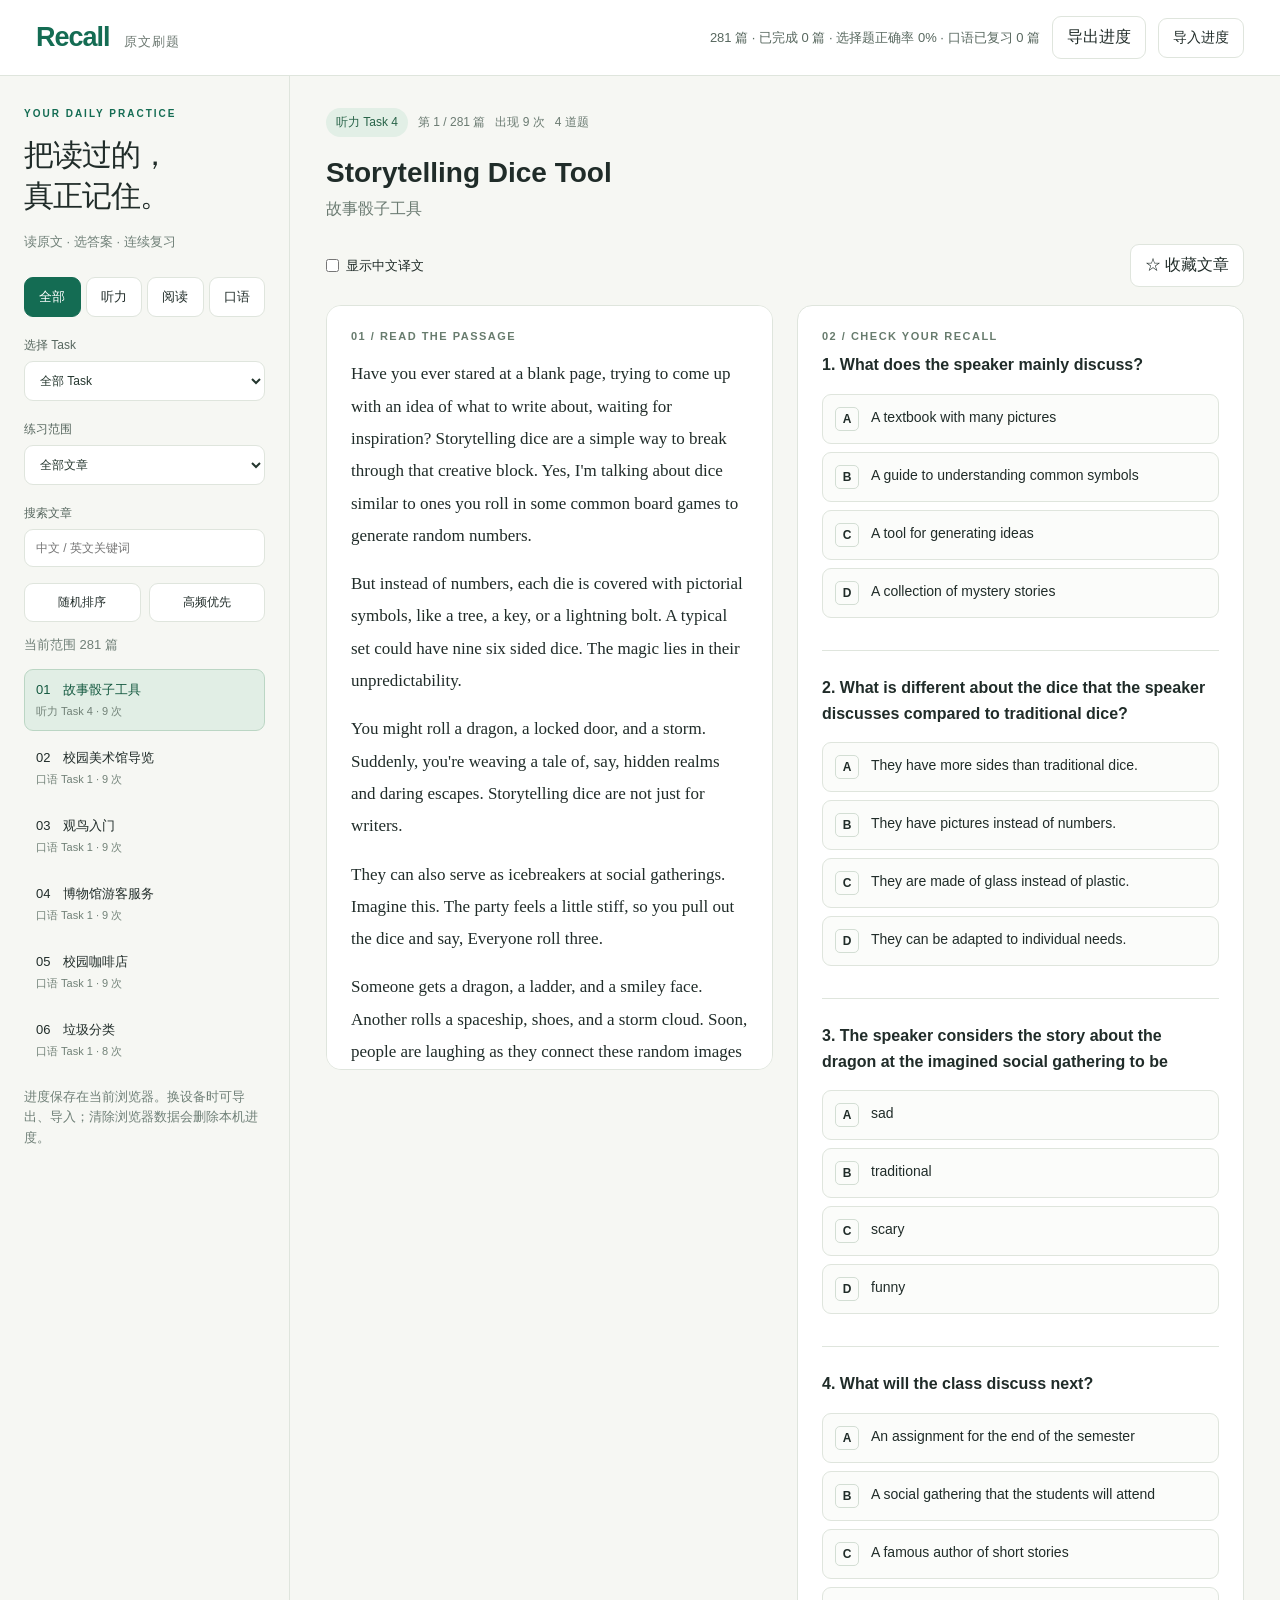
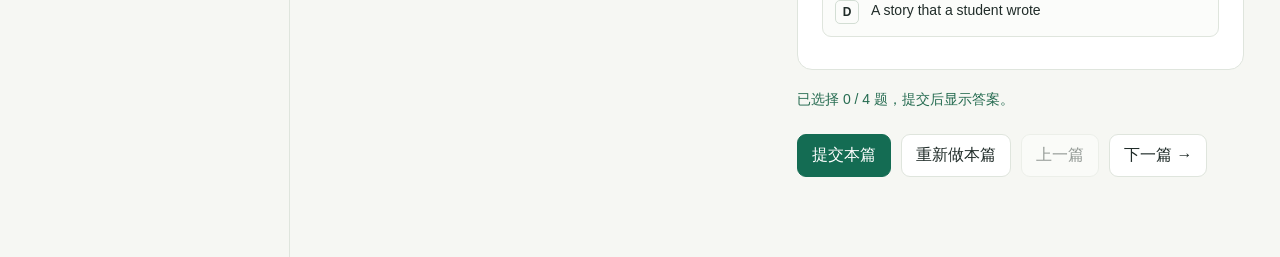
<file: index.html>
<!doctype html><html lang="zh-CN"><head><meta charset="utf-8"><meta name="viewport" content="width=device-width, initial-scale=1"><title>Recall · 原文刷题</title><link rel="stylesheet" href="style.0bb8ff7cc6af.css"><script defer src="data.828e84d0b280.js"></script><script defer src="app.5b5d453fa57b.js"></script></head><body><header><a class="brand" href="./">Recall<span>原文刷题</span></a><span id="stats"></span><button id="export">导出进度</button><label class="import">导入进度<input id="import" type="file" accept="application/json"></label></header><main><aside><div class="eyebrow">YOUR DAILY PRACTICE</div><h1>把读过的，<br>真正记住。</h1><p class="muted">读原文 · 选答案 · 连续复习</p><div class="subject-tabs" role="group" aria-label="选择科目"><button data-subject="all" class="active">全部</button><button data-subject="listening">听力</button><button data-subject="reading">阅读</button><button data-subject="speaking">口语</button></div><label>选择 Task<select id="category"></select></label><label>练习范围<select id="mode"><option value="all">全部文章</option><option value="new">尚未完成</option><option value="wrong">错题 / 待复习</option><option value="star">已收藏</option></select></label><label>搜索文章<input id="search" placeholder="中文 / 英文关键词"></label><div class="row"><button id="shuffle">随机排序</button><button id="ordered">高频优先</button></div><p id="count" class="muted"></p><nav id="list" aria-label="文章目录"></nav><p class="footnote">进度保存在当前浏览器。换设备时可导出、导入；清除浏览器数据会删除本机进度。</p></aside><section id="workspace"><div id="article"></div></section></main><div id="toast" role="status" aria-live="polite"></div></body></html>
</file>
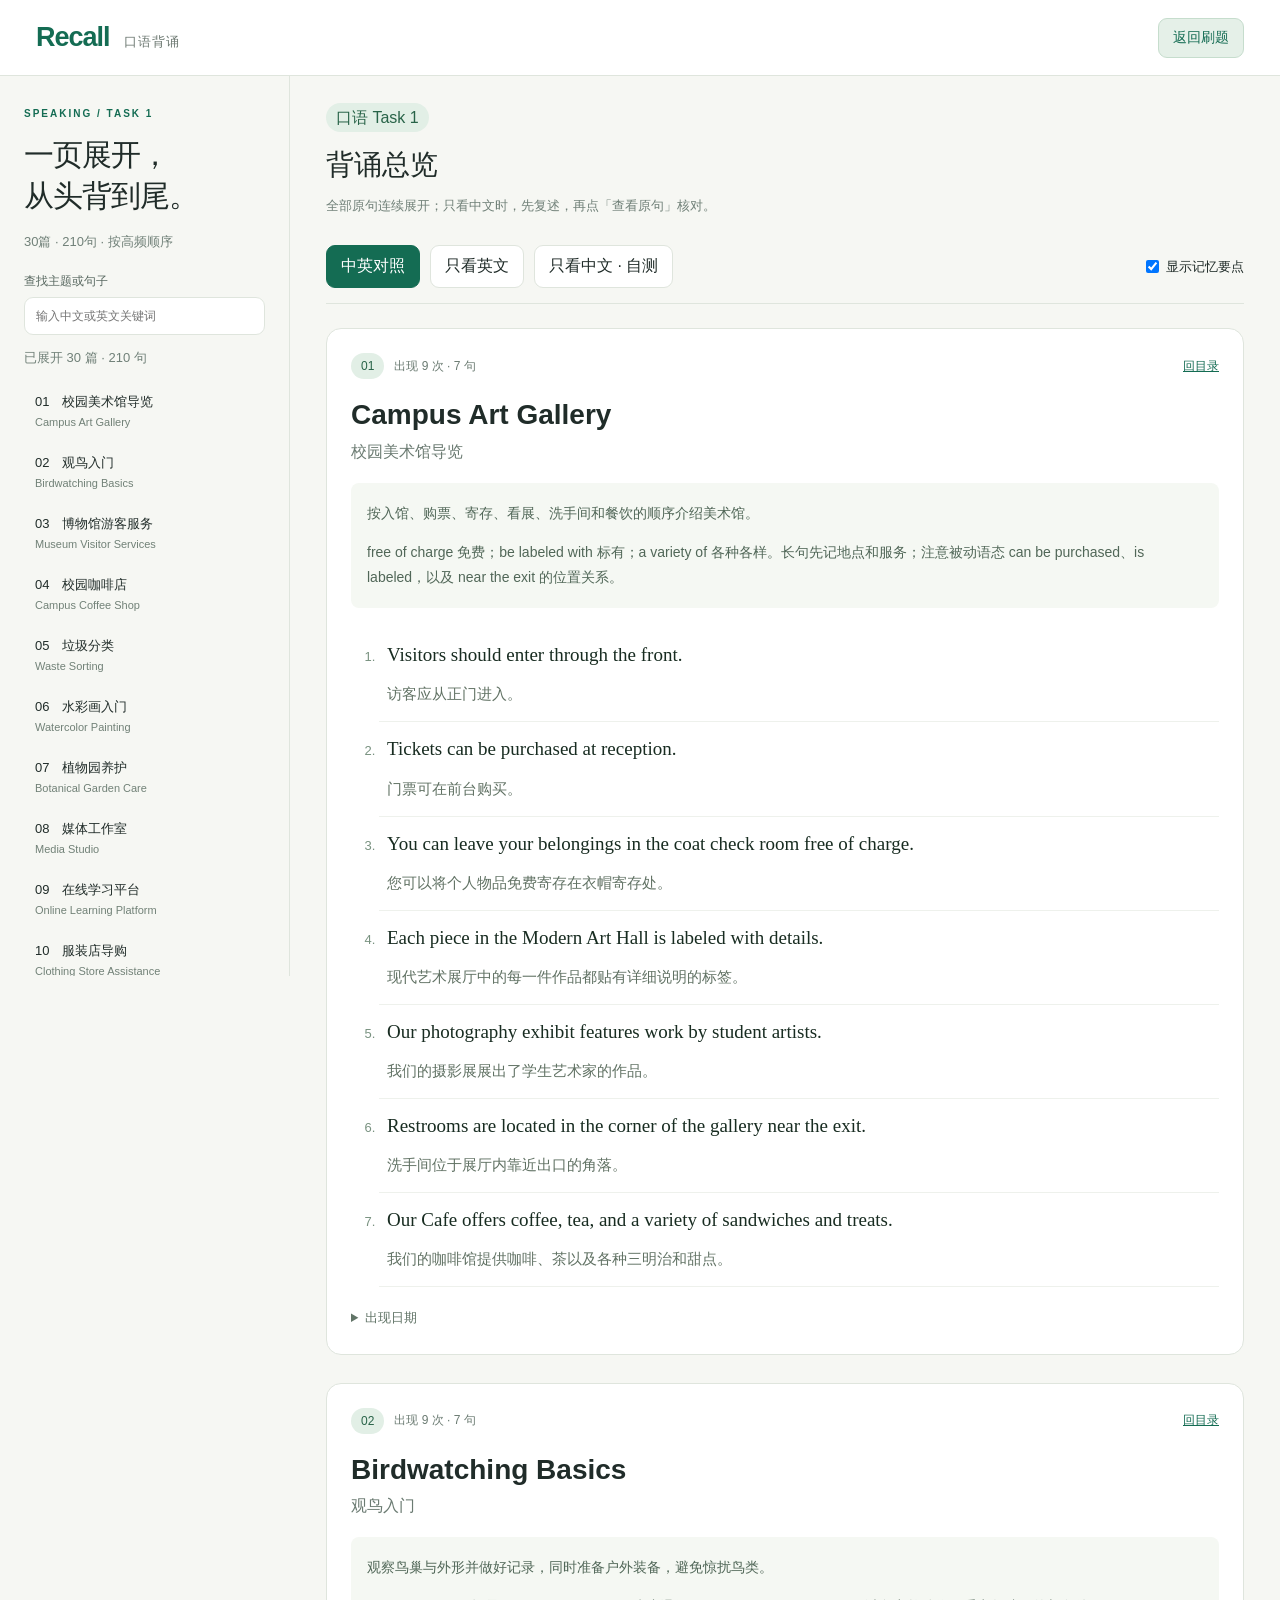
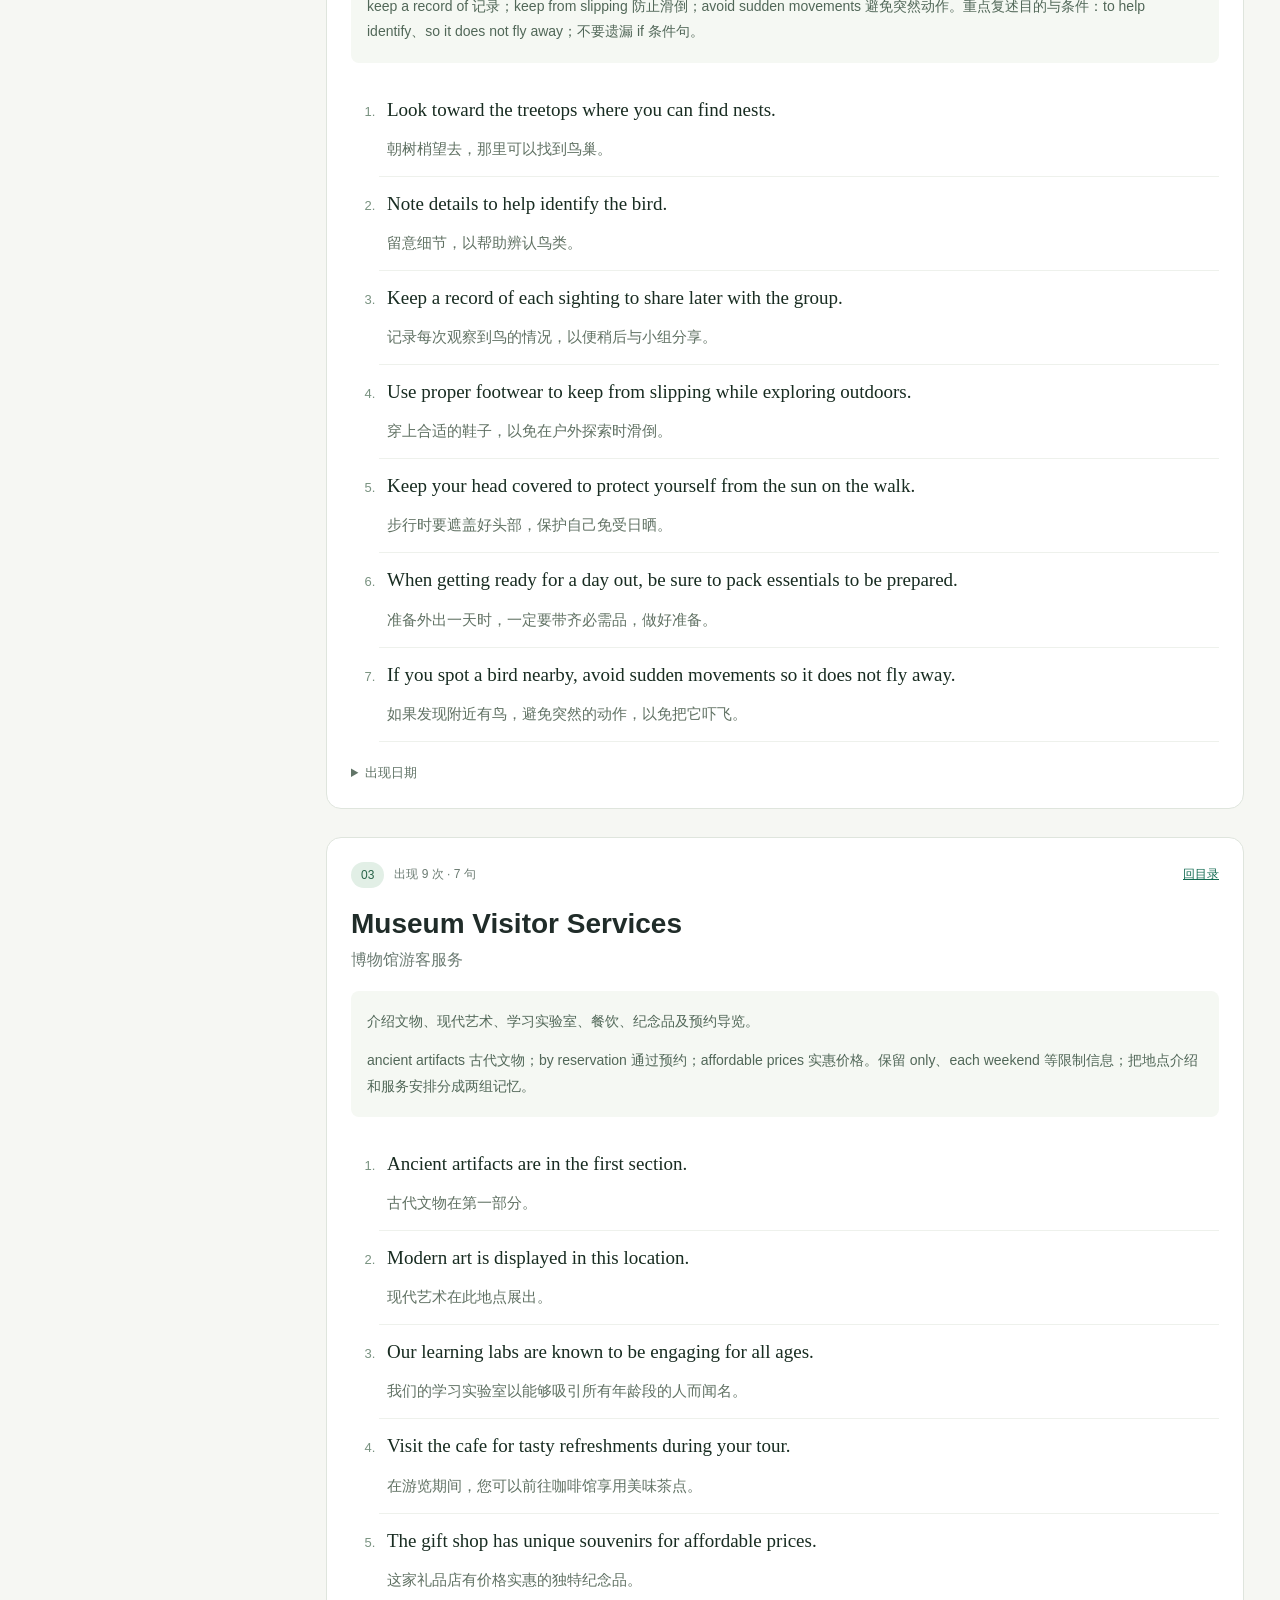
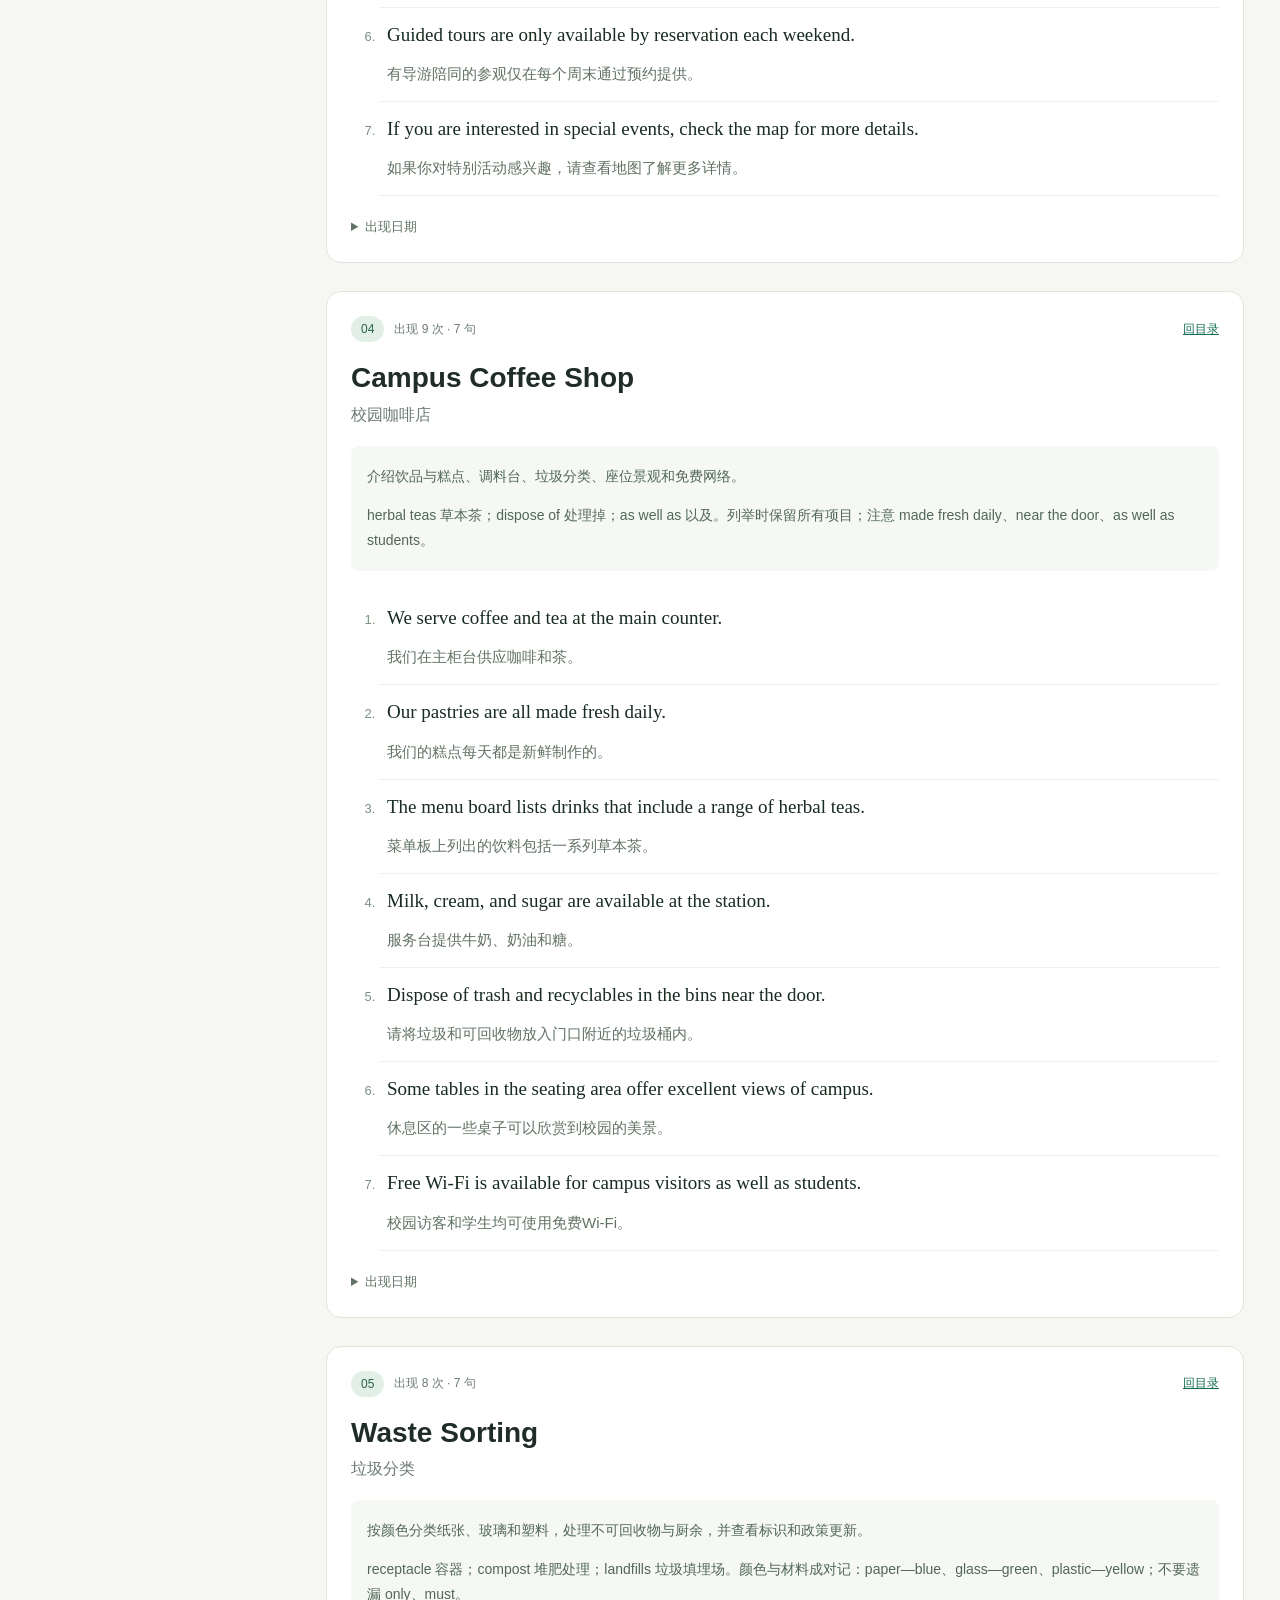
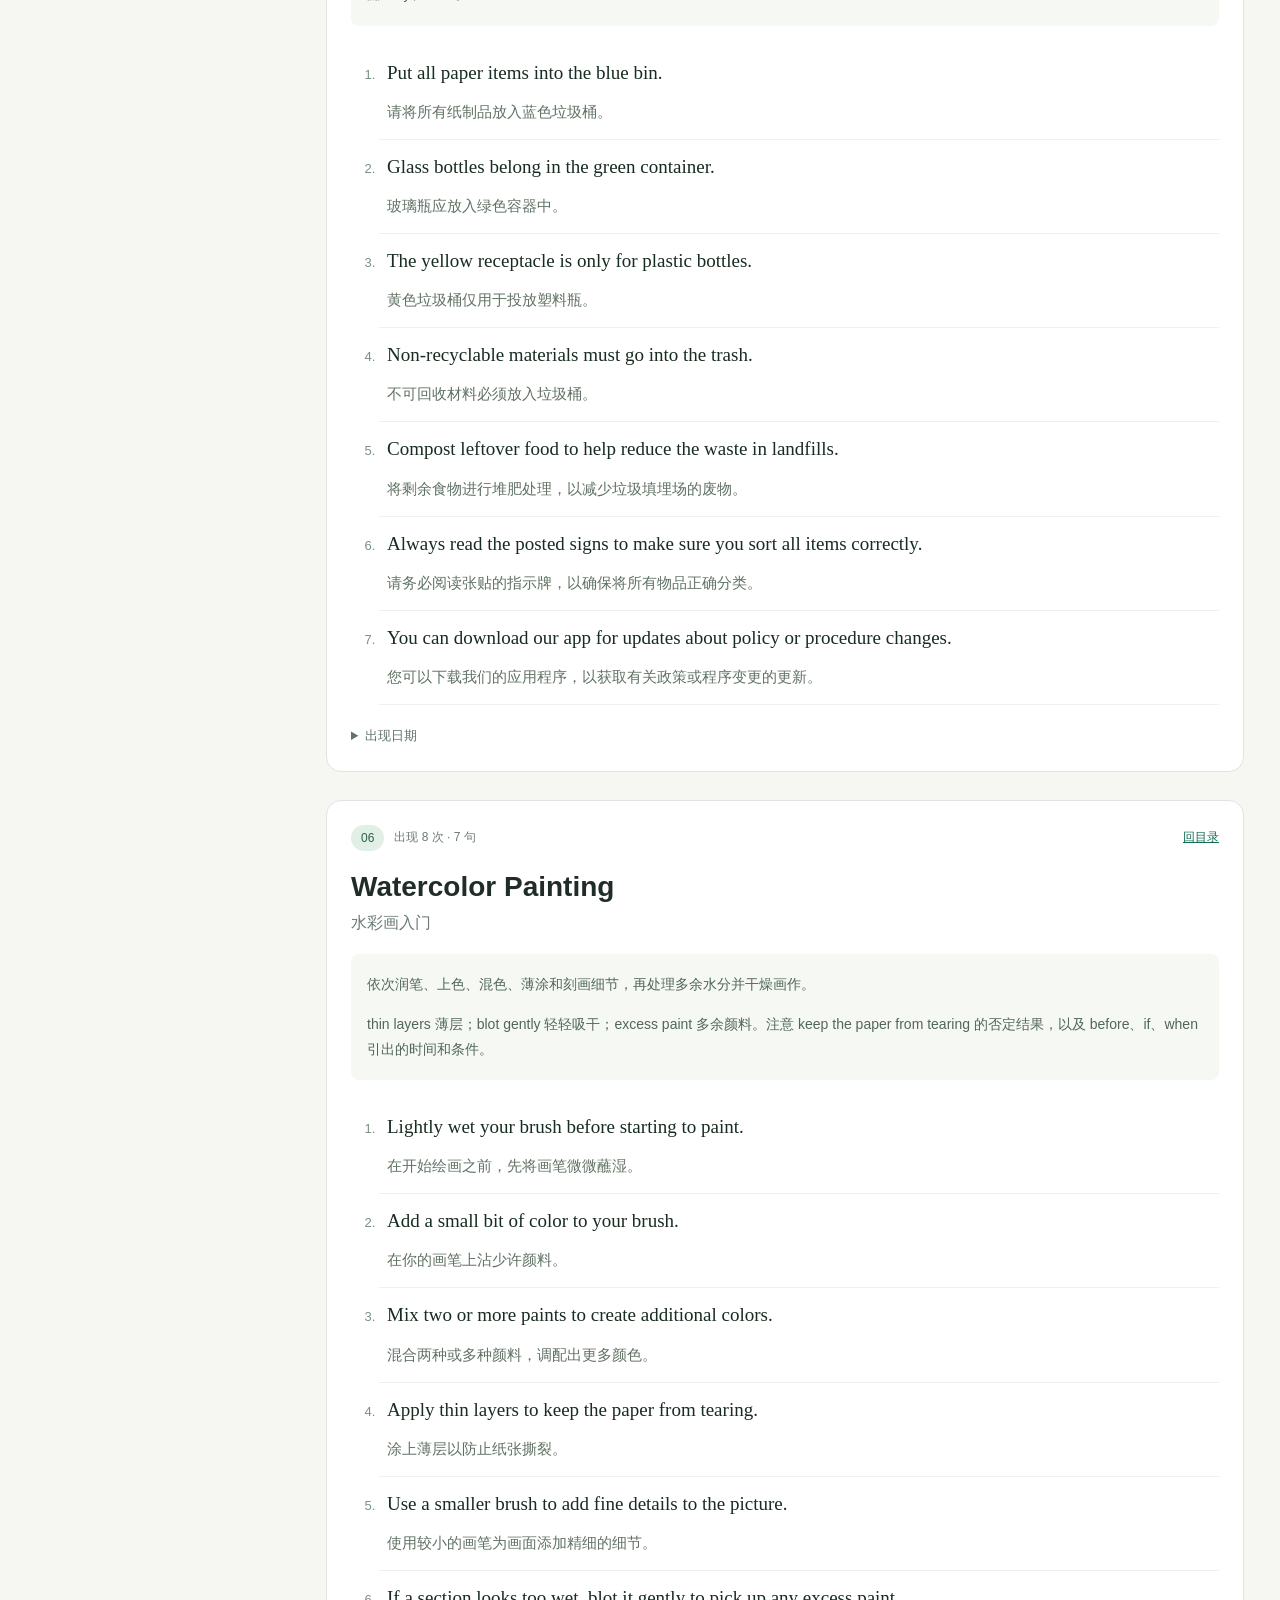
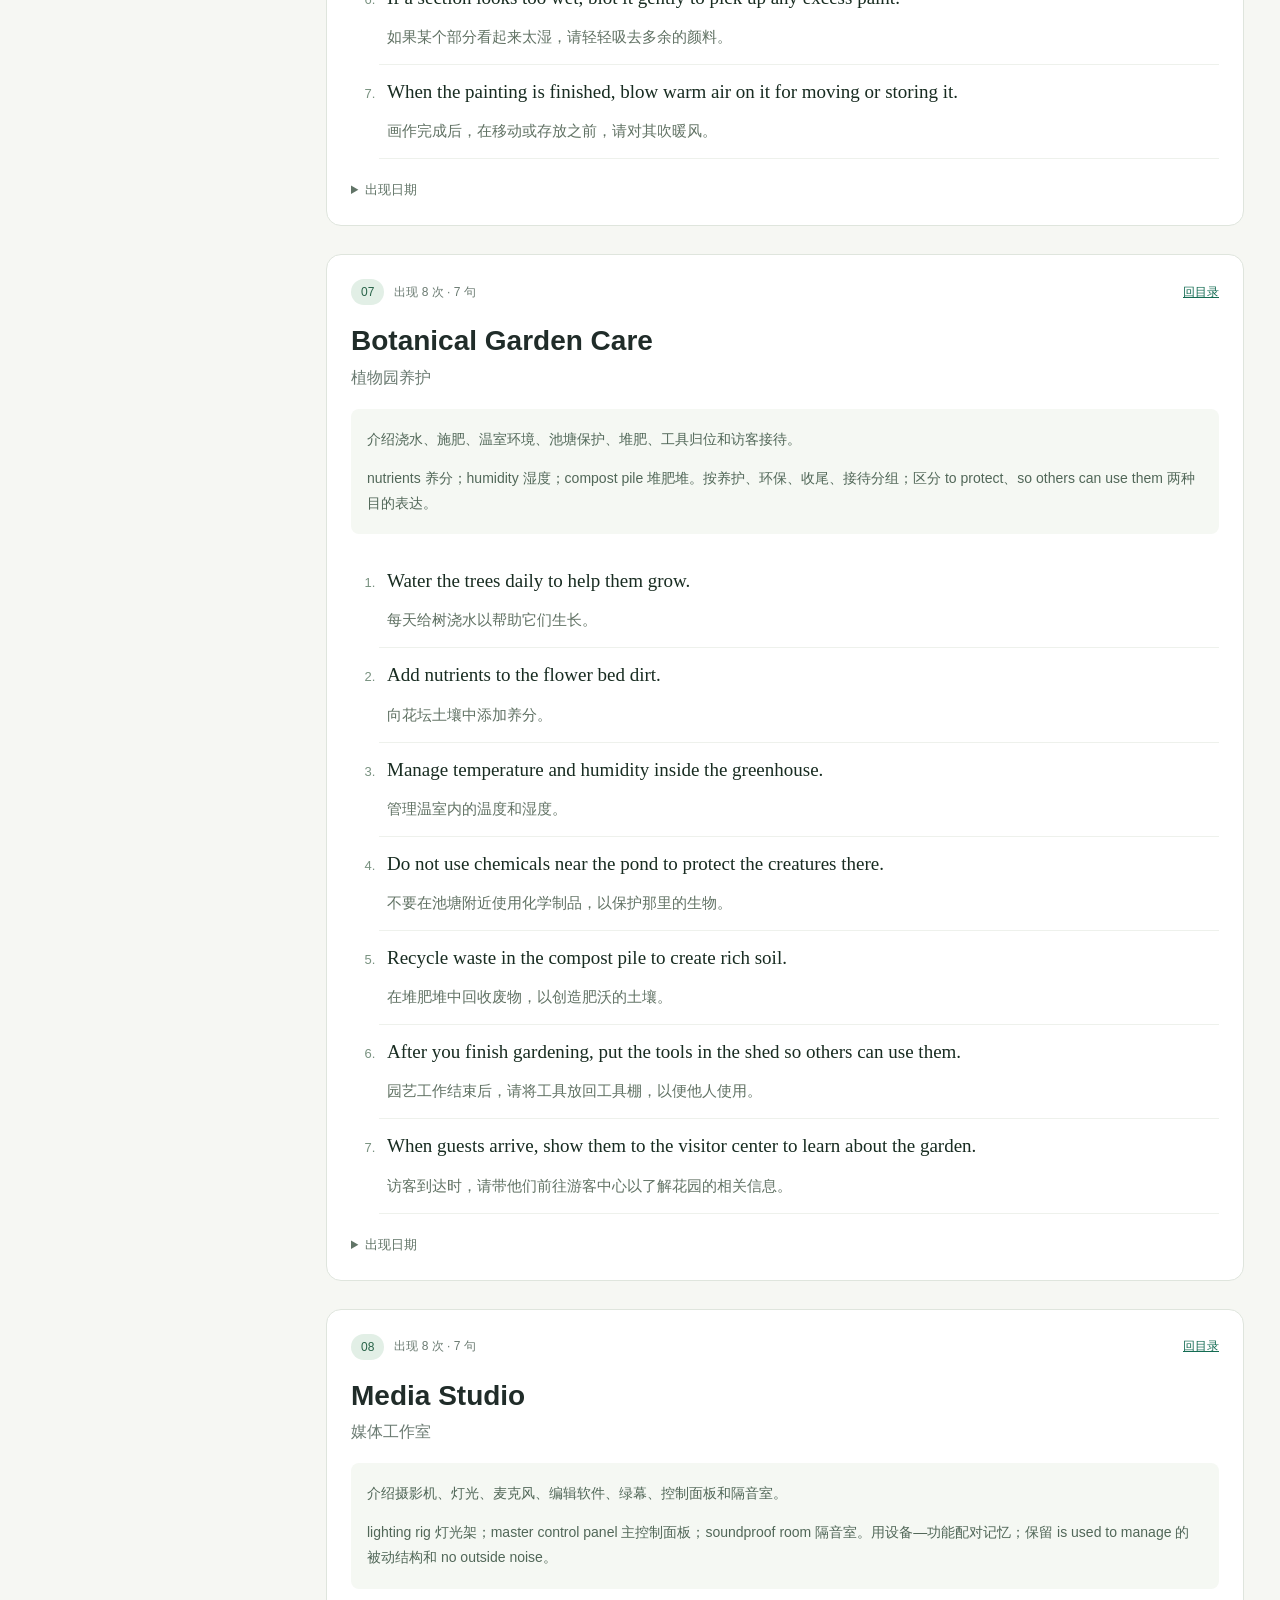
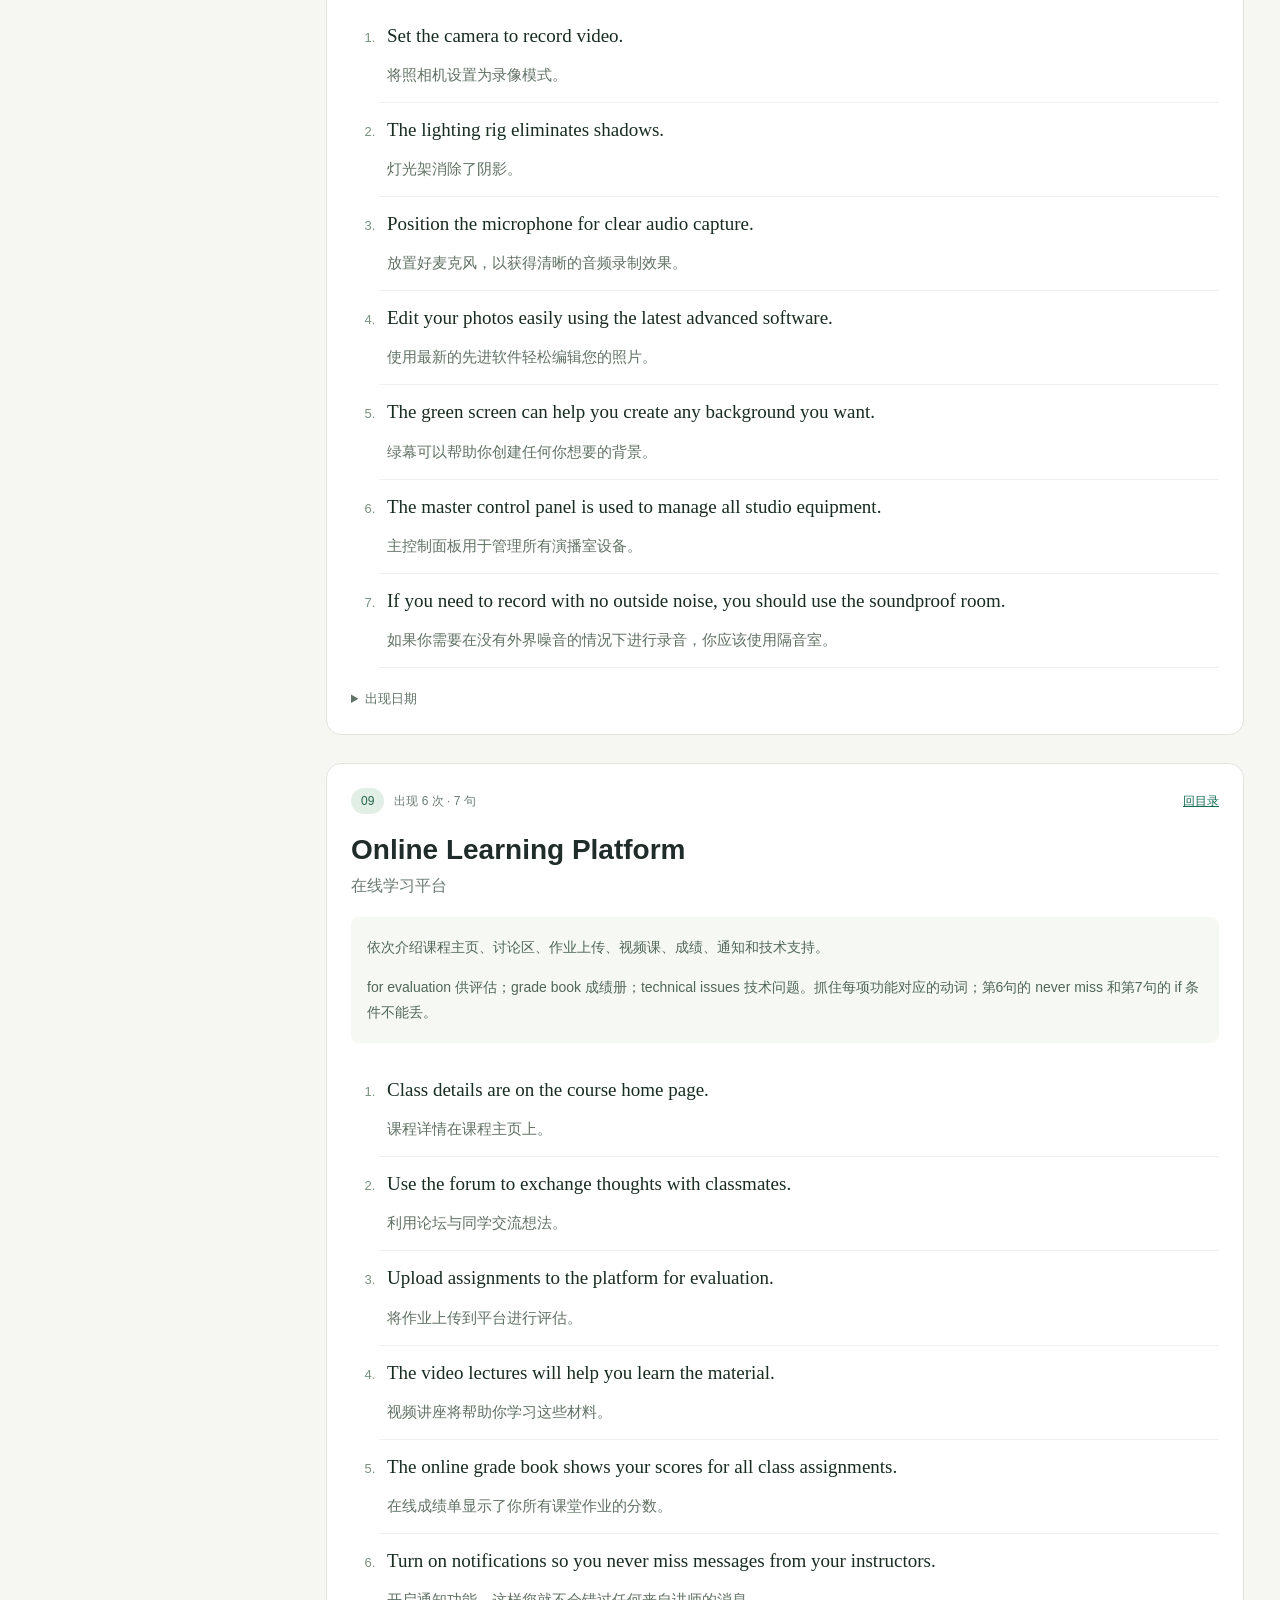
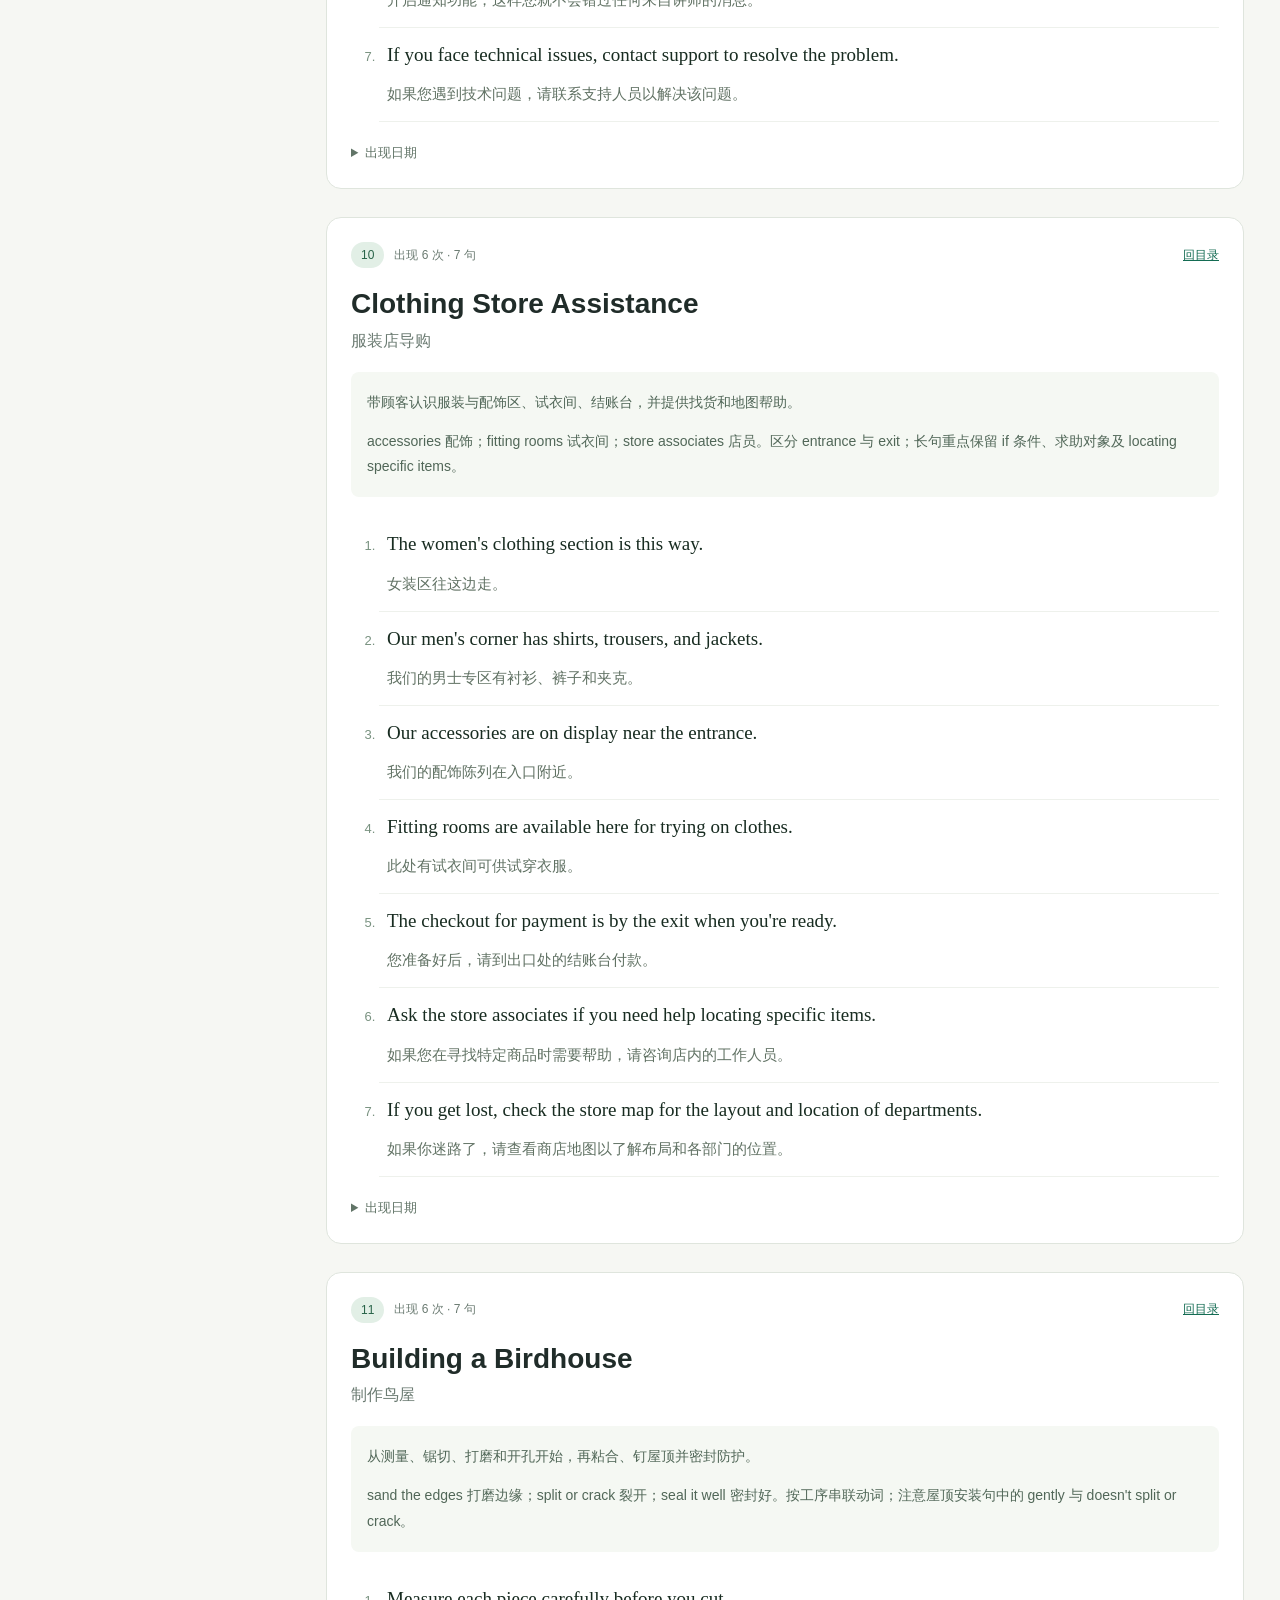
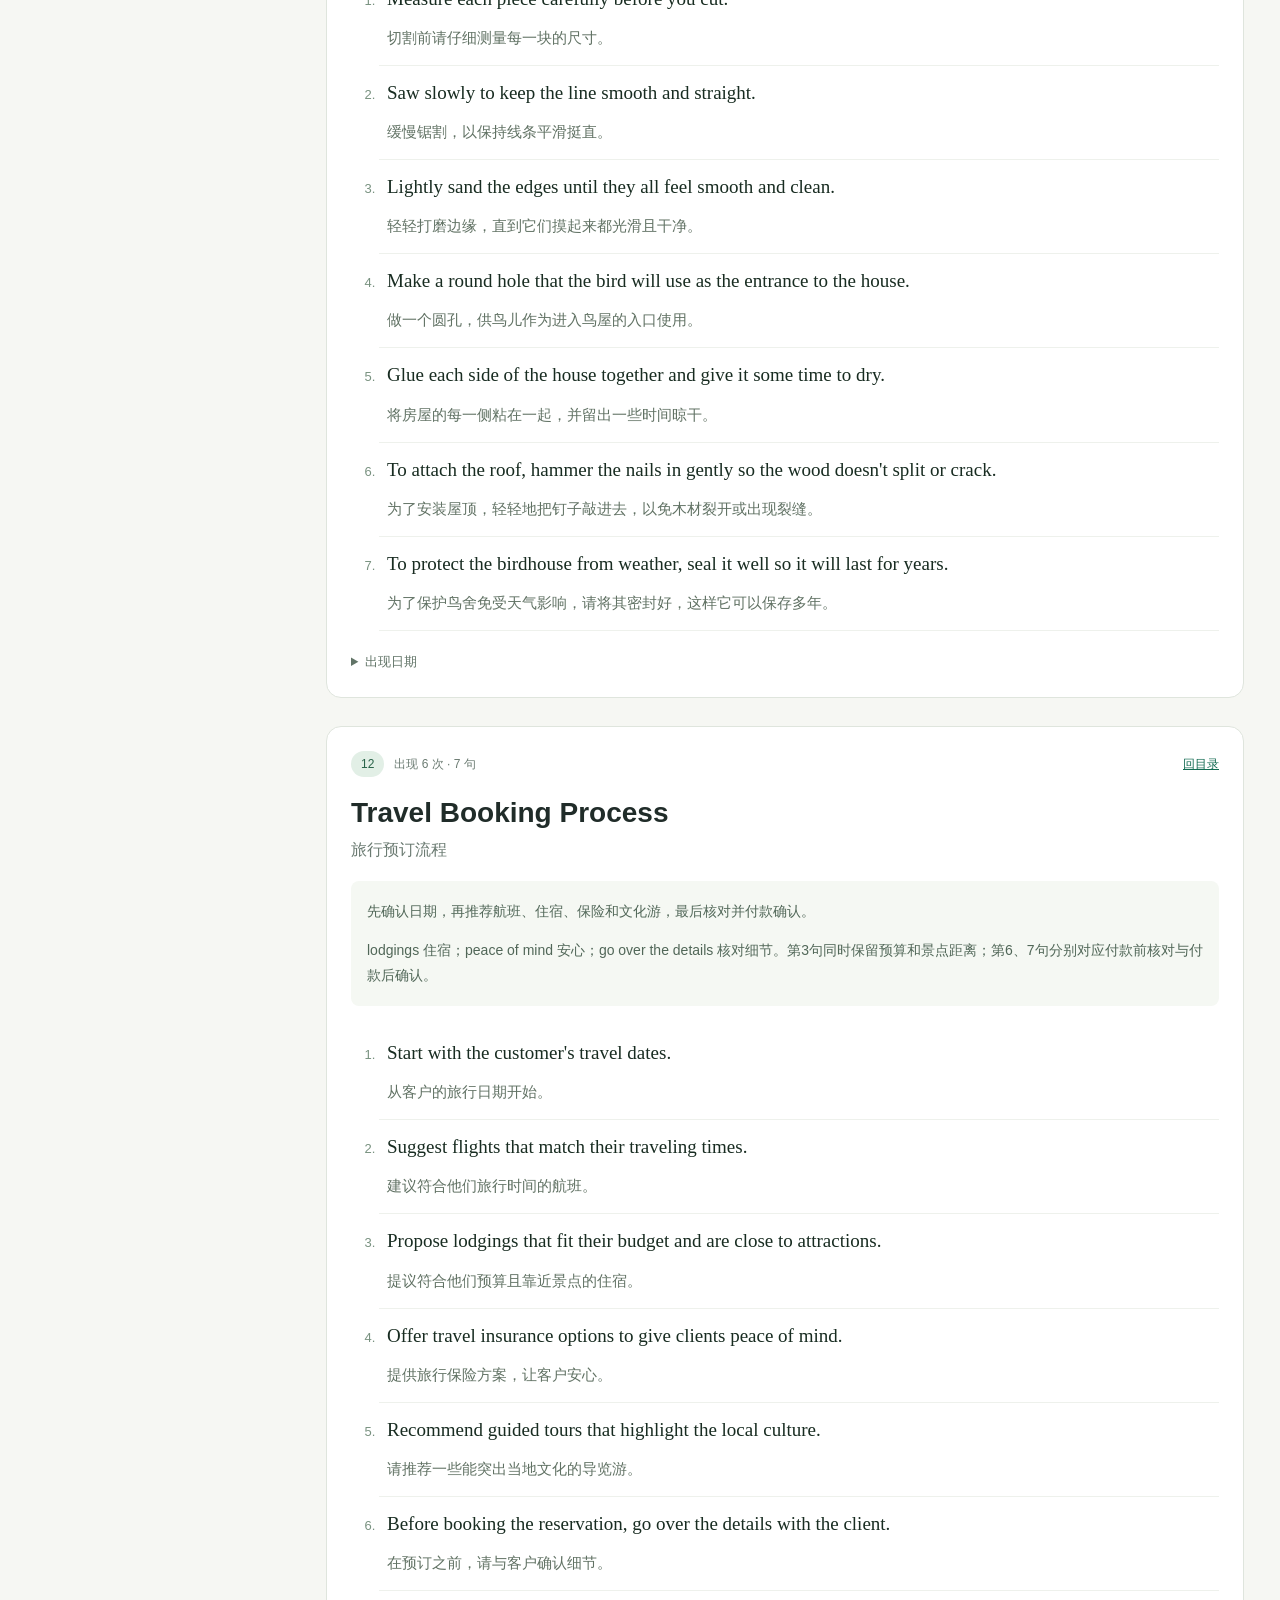
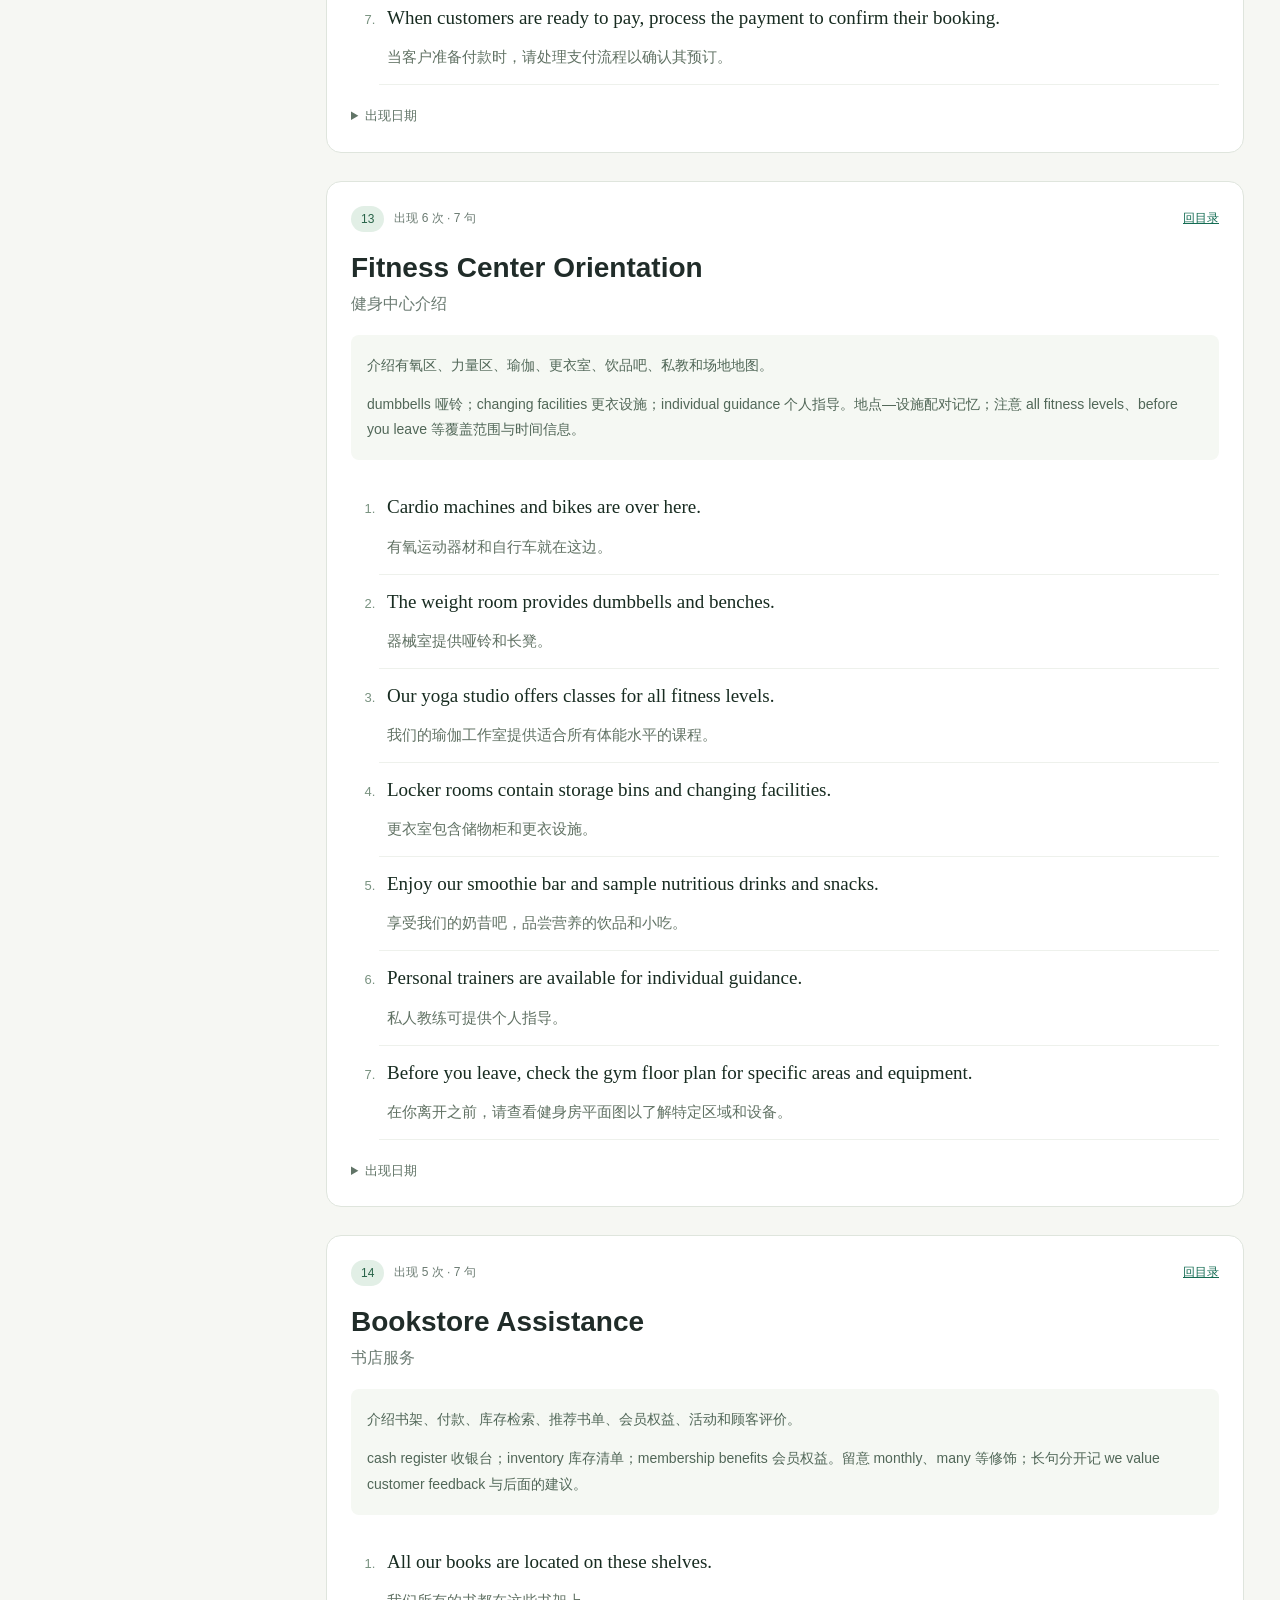
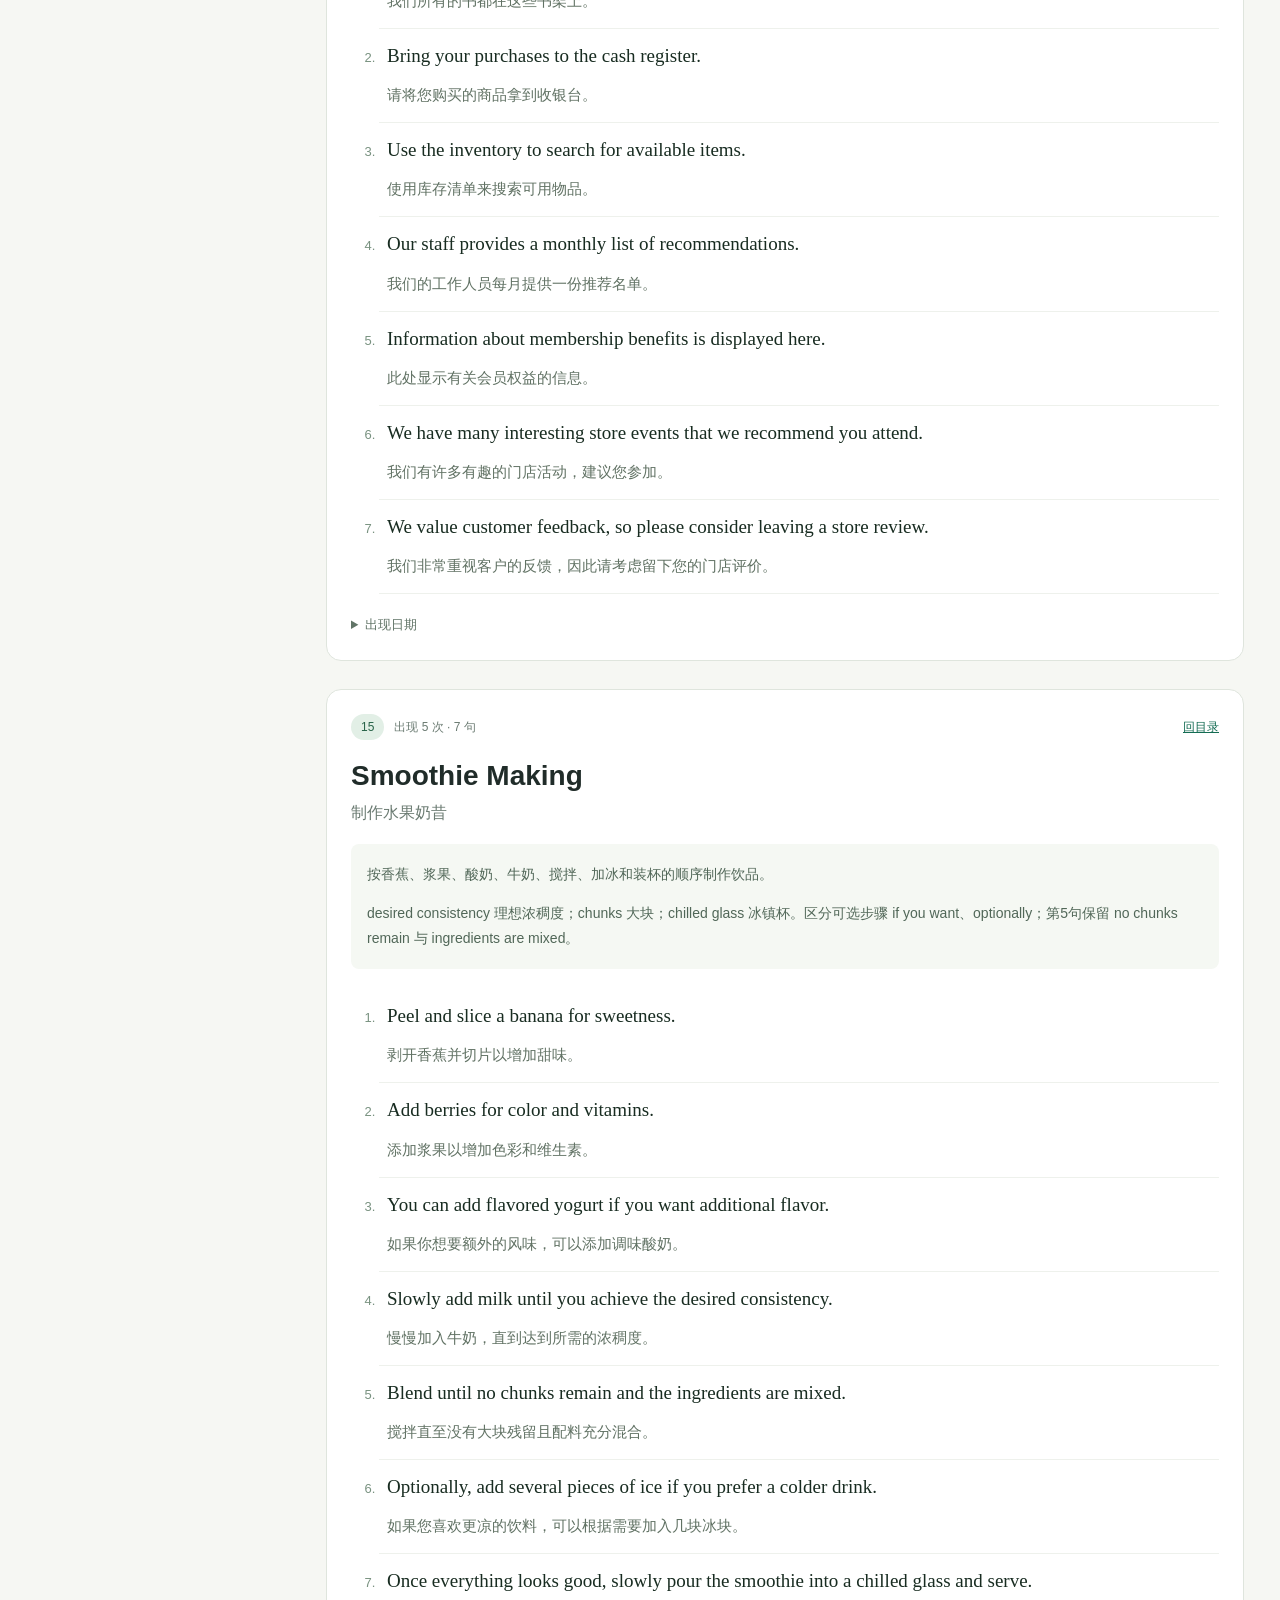
<file: memorize.html>
<!doctype html><html lang="zh-CN"><head><meta charset="utf-8"><meta name="viewport" content="width=device-width,initial-scale=1"><title>口语 Task 1 · 背诵总览</title><link rel="stylesheet" href="style.0bb8ff7cc6af.css"><script defer src="data.828e84d0b280.js"></script><script defer src="memorize.1aa366d40198.js"></script></head><body class="memorize-page"><header><a class="brand" href="index.html">Recall<span>口语背诵</span></a><a class="study-link" href="index.html">返回刷题</a></header><main><aside><div class="eyebrow">SPEAKING / TASK 1</div><h1>一页展开，<br>从头背到尾。</h1><p class="muted">30篇 · 210句 · 按高频顺序</p><label>查找主题或句子<input id="memo-search" type="search" placeholder="输入中文或英文关键词"></label><p id="memo-count" role="status" class="muted"></p><nav id="memo-toc" aria-label="背诵目录"></nav></aside><section id="workspace"><div class="memo-heading"><span class="badge">口语 Task 1</span><h2>背诵总览</h2><p class="muted">全部原句连续展开；只看中文时，先复述，再点「查看原句」核对。</p></div><div class="memo-toolbar" role="group" aria-label="显示语言"><button data-language="both" aria-pressed="true" class="primary">中英对照</button><button data-language="en" aria-pressed="false">只看英文</button><button data-language="zh" aria-pressed="false">只看中文 · 自测</button><label class="toggle"><input id="memo-notes" type="checkbox" checked>显示记忆要点</label></div><div id="memo-articles" class="language-both"></div><a class="back-top" href="#">↑ 返回顶部</a></section></main></body></html>
</file>
<file: style.0bb8ff7cc6af.css>
:root{font-family:Inter,-apple-system,BlinkMacSystemFont,"Segoe UI","PingFang SC",sans-serif;color:#202c29;background:#f6f7f3;font-synthesis:none;--green:#146c53;--line:#dfe5dd}*{box-sizing:border-box}body{margin:0}button,input,select{font:inherit}button,.import{cursor:pointer;border:1px solid var(--line);background:white;border-radius:9px;padding:10px 14px;color:inherit}button:hover,.import:hover{border-color:var(--green)}button:focus-visible,input:focus-visible,select:focus-visible,summary:focus-visible{outline:3px solid #77bba5;outline-offset:3px}button:disabled{opacity:.45;cursor:default}header{height:76px;padding:0 36px;display:flex;align-items:center;gap:12px;border-bottom:1px solid var(--line);background:#fff}.brand{text-decoration:none;color:var(--green);font-size:27px;font-weight:800;letter-spacing:-1px}.brand span{font-size:13px;color:#6d7972;font-weight:400;margin-left:14px;letter-spacing:1px}#stats{margin-left:auto;font-size:13px;color:#58685f}.import{font-size:14px}.import input{display:none}main{max-width:1600px;margin:auto;display:grid;grid-template-columns:290px 1fr;min-height:calc(100vh - 76px)}aside{padding:32px 24px;border-right:1px solid var(--line)}.eyebrow{font-size:10px;font-weight:700;letter-spacing:2px;color:var(--green)}h1{font-size:30px;line-height:1.35;letter-spacing:-1px;margin:16px 0}.muted,.footnote{color:#708078;font-size:13px;line-height:1.6}aside label{display:block;font-size:12px;color:#57675f;margin:20px 0 0}input,select{display:block;width:100%;margin-top:7px;padding:11px;border:1px solid var(--line);border-radius:9px;background:white;color:#24362e}.row{display:flex;gap:8px;align-items:center;margin-top:16px}.row button{flex:1;font-size:12px;padding:10px 6px}#list{max-height:45vh;overflow:auto;display:flex;flex-direction:column;gap:6px}.article-link{text-align:left;border-color:transparent;background:transparent;padding:11px;font-size:13px}.article-link.active{background:#e1eee5;color:#13583f;border-color:#bbd6c4}.article-link small{display:block;font-size:11px;margin-top:5px;color:#718177}#workspace{padding:32px 36px 80px;min-width:0}.meta{display:flex;gap:10px;align-items:center;color:#6b7b72;font-size:12px;flex-wrap:wrap}.badge{background:#e2efe6;color:#286348;padding:6px 10px;border-radius:20px}h2{font-size:28px;font-weight:650;line-height:1.3;margin:18px 0 8px}h3{font-size:16px;margin:0}.subtitle{margin:0;color:#6b7b72}.top-actions{display:flex;justify-content:space-between;align-items:center;margin:24px 0 18px;gap:12px}.toggle{display:flex;align-items:center;gap:7px;font-size:13px}.toggle input{width:auto;margin:0}.columns{display:grid;grid-template-columns:minmax(0,1fr) minmax(0,1fr);gap:24px;align-items:start}.card{background:#fff;border:1px solid var(--line);border-radius:15px;padding:24px}.passage{line-height:1.9;font-family:Georgia,"Times New Roman",serif;font-size:17px}.passage p{margin:16px 0}.zh{font:14px/1.9 -apple-system,"PingFang SC",sans-serif;color:#6a7b70;border-left:2px solid #dbe7dc;padding-left:12px}.hidden{display:none!important}.section-label{font-size:11px;letter-spacing:1.5px;color:#687c6e;font-family:inherit;font-weight:700}.question{padding-bottom:24px;margin-bottom:24px;border-bottom:1px solid var(--line)}.question:last-child{border-bottom:0;margin-bottom:0;padding-bottom:0}.prompt{font-size:16px;line-height:1.6;margin:10px 0 16px;font-weight:550}.choice{display:flex;gap:12px;text-align:left;width:100%;line-height:1.5;margin:8px 0;padding:12px;background:#fbfcfa;font-size:14px}.letter{font-size:12px;font-weight:bold;border:1px solid #d3ded4;border-radius:5px;min-width:24px;height:24px;display:grid;place-items:center}.choice.selected{border-color:#277859;background:#eaf3ee}.choice.correct{border-color:#30906e;background:#e9f6ed}.choice.incorrect{border-color:#bf6763;background:#fcf0ed}.choice:disabled{opacity:1}.result{padding:14px;border-radius:8px;background:#f3f6f0;font-size:13px;line-height:1.7;margin-top:12px}.result strong{color:#176b4e}.result p{margin:8px 0}blockquote{margin:10px 0;padding-left:12px;border-left:2px solid #bacdbb;color:#5d6c60}.bottom-actions{display:flex;gap:10px;margin-top:24px;flex-wrap:wrap}.primary{background:var(--green);color:#fff;border-color:var(--green)}#feedback{font-size:14px;margin-top:18px;color:#256b50;line-height:1.6}.empty{text-align:center;padding:90px 20px;color:#6a7b70}details{font-size:13px;line-height:1.7;margin-top:20px;color:#617467}summary{cursor:pointer}#toast{position:fixed;bottom:20px;left:50%;transform:translateX(-50%);background:#213e30;color:#fff;padding:12px 20px;border-radius:10px;display:none;z-index:5}@media(min-width:1100px){.passage-card{position:sticky;top:24px;max-height:85vh;overflow:auto}}@media(max-width:1100px){.columns{grid-template-columns:1fr}#workspace{padding:24px}main{grid-template-columns:240px 1fr}}@media(max-width:700px){header{padding:14px 16px;height:auto;flex-wrap:wrap}.brand{font-size:24px}#stats{width:100%;order:4;margin:0}header button,.import{font-size:11px;padding:8px}.brand span{display:none}main{display:block}aside{padding:20px;border-right:0;border-bottom:1px solid var(--line)}aside h1{font-size:23px}aside h1 br{display:none}.eyebrow,aside>.muted,.footnote{display:none}aside label{display:inline-block;width:48%;vertical-align:top;margin-top:12px}aside label:nth-of-type(3){width:100%}#list{max-height:145px}#workspace{padding:24px 16px}.card{padding:20px}h2{font-size:24px}.passage{font-size:17px}.top-actions{align-items:flex-start}}
.subject-tabs{display:grid;grid-template-columns:repeat(4,1fr);gap:5px;margin-top:24px}.subject-tabs button{padding:10px 3px;font-size:13px}.subject-tabs button.active{background:var(--green);color:#fff;border-color:var(--green)}.top-actions{flex-wrap:wrap}
.study-link{display:inline-block;text-decoration:none;color:var(--green);background:#e5f0e8;border:1px solid #c6ddcd;border-radius:9px;padding:10px 14px;font-size:14px}.memorize-page header{justify-content:space-between}.memorize-page aside{position:sticky;top:0;align-self:start;max-height:100vh;overflow:auto}.memorize-page #memo-toc{display:flex;flex-direction:column;gap:4px}.memorize-page .article-link{text-decoration:none;color:inherit}.memo-toolbar{position:sticky;top:0;z-index:2;display:flex;gap:10px;flex-wrap:wrap;align-items:center;padding:15px 0;background:#f6f7f3;border-bottom:1px solid var(--line);margin-bottom:24px}.memo-toolbar .toggle{margin-left:auto}.memo-article{margin-bottom:28px;scroll-margin-top:100px}.memo-article .meta a{margin-left:auto;color:var(--green);font-size:12px}.memo-notes{font-size:14px;line-height:1.8;background:#f5f8f3;padding:4px 16px;margin:20px 0;border-radius:8px;color:#516758}.memo-sentences{padding-left:28px}.memo-sentences li{padding:10px 0 14px 8px;border-bottom:1px solid #eef1ec;line-height:1.8}.memo-sentences li::marker{color:#799280;font-size:13px}.memo-en{font:19px/1.8 Georgia,"Times New Roman",serif;color:#182c21;margin:0 0 8px}.memo-zh{font-size:15px;line-height:1.8;color:#617264;margin:0}.memo-reveal{display:none;font-size:12px;margin-top:9px;padding:6px 10px}.language-en .memo-zh,.language-zh .memo-en{display:none}.language-zh li.revealed .memo-en{display:block}.language-zh .memo-reveal{display:inline-block}.notes-hidden .memo-notes{display:none}.back-top{color:var(--green);text-decoration:none}.memorize-page [hidden]{display:none!important}@media(max-width:700px){.memorize-page aside{position:static;max-height:none}.memorize-page aside label{width:100%}.memorize-page #memo-toc{max-height:150px;overflow:auto}.memo-toolbar{gap:6px}.memo-toolbar button{font-size:12px;padding:9px}.memo-toolbar .toggle{width:100%;margin:0}.memo-en{font-size:18px}.memo-article{scroll-margin-top:115px}.memo-sentences{padding-left:20px}}@media print{.memorize-page header,.memorize-page aside,.memo-toolbar,.memo-reveal,.back-top,.memo-article .meta a{display:none!important}.memorize-page main{display:block}.memorize-page #workspace{padding:0}.memo-article{border:0;break-before:page}.memo-sentences li{break-inside:avoid}}
</file>
